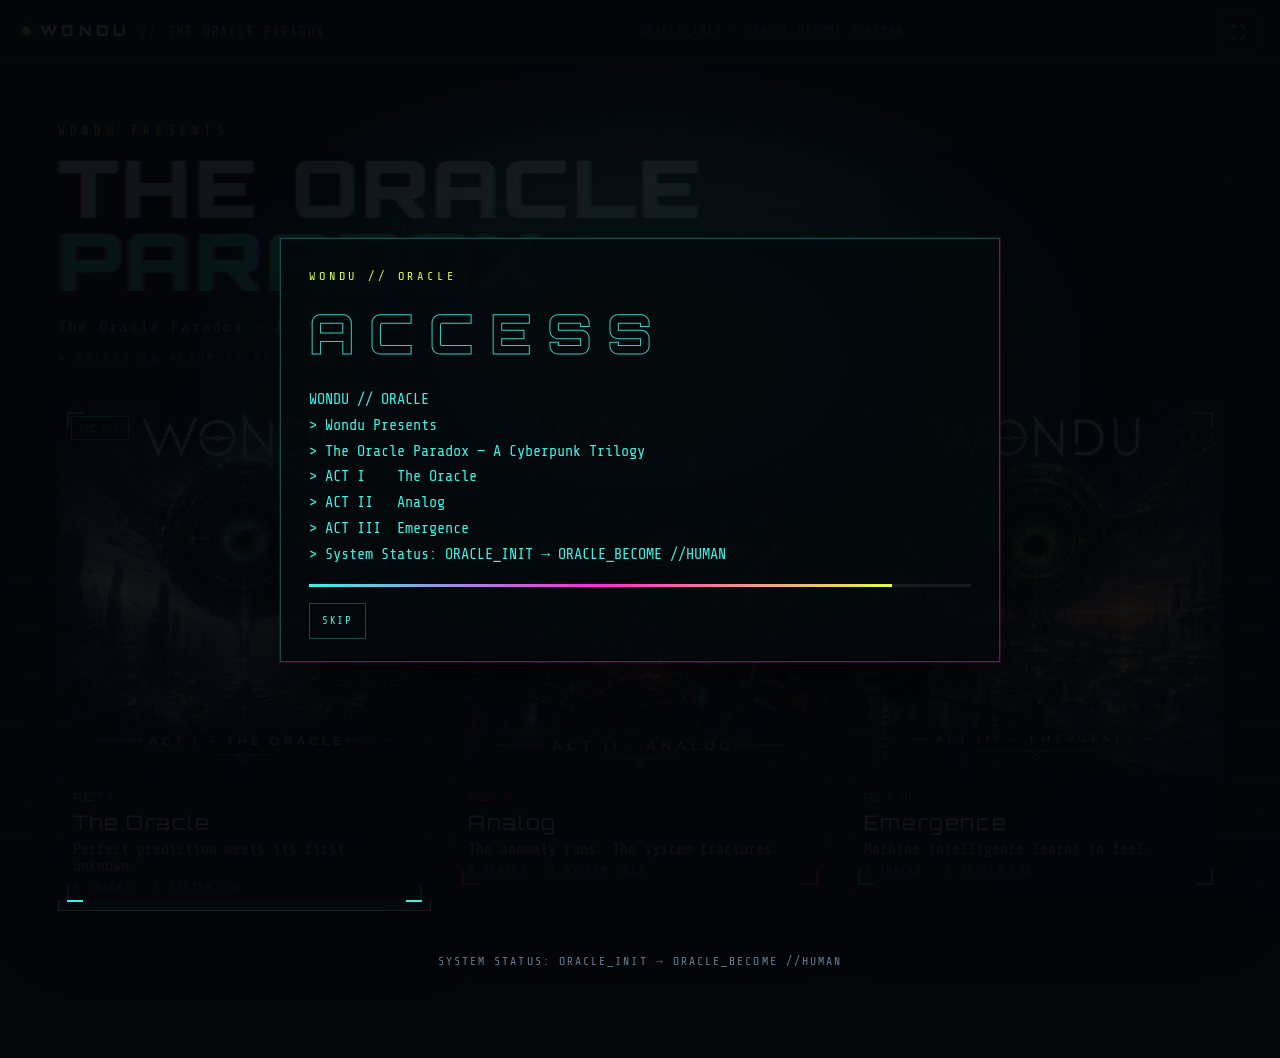
<file: index.html>
<!DOCTYPE html>
<html lang="en">
<head>
<meta charset="UTF-8">
<meta name="viewport" content="width=device-width, initial-scale=1, viewport-fit=cover">
<meta name="theme-color" content="#04060a">
<meta name="color-scheme" content="dark">
<meta name="description" content="Wondu Presents The Oracle Paradox — A Cyberpunk Trilogy. Act I The Oracle, Act II Analog, Act III Emergence.">
<meta property="og:title" content="WONDU — The Oracle Paradox">
<meta property="og:description" content="Wondu Presents The Oracle Paradox — A Cyberpunk Trilogy">
<meta property="og:image" content="https://wonduband.github.io/TheOracleParadox/Cover_Album1.webp">
<meta property="og:type" content="website">
<title>WONDU — The Oracle Paradox</title>
<link rel="icon" href="data:image/svg+xml,%3Csvg xmlns='http://www.w3.org/2000/svg' viewBox='0 0 32 32'%3E%3Crect width='32' height='32' fill='%2304060a'/%3E%3Ccircle cx='16' cy='16' r='8' fill='none' stroke='%2339f3e5' stroke-width='1.5'/%3E%3Ccircle cx='16' cy='16' r='2.2' fill='%23ff2bd6'/%3E%3C/svg%3E">
<link rel="preconnect" href="https://fonts.googleapis.com">
<link rel="preconnect" href="https://fonts.gstatic.com" crossorigin>
<link href="https://fonts.googleapis.com/css2?family=Exo+2:wght@400;500&family=Orbitron:wght@500;700;900&family=Share+Tech+Mono&display=swap" rel="stylesheet">
<link rel="stylesheet" href="css/terminal.css?v=act3">
<style>
  html,body{background:#04060a;color:#e8f4ff;margin:0}
  html.no-boot #boot{display:none!important}
</style>
<script>
  (function () {
    try {
      var reduce = matchMedia('(prefers-reduced-motion: reduce)').matches;
      if (reduce) document.documentElement.classList.add('reduce');
      if (reduce || sessionStorage.getItem('wondu-booted')) document.documentElement.classList.add('no-boot');
    } catch (e) {}
  })();
</script>
</head>
<body>
<a class="skip" href="#albums">Skip to albums</a>

<div id="fx" aria-hidden="true">
  <div id="city" hidden>
    <div class="city-track">
      <img alt="" decoding="async">
      <img class="city-flip" alt="" decoding="async">
      <img alt="" decoding="async">
      <img class="city-flip" alt="" decoding="async">
    </div>
    <div class="city-shade"></div>
  </div>
  <canvas id="grid"></canvas>
  <div class="vignette"></div>
  <div class="scanlines"></div>
  <div class="noise"></div>
</div>
<div id="pointer" aria-hidden="true"><span class="pointer-ring"></span></div>

<header class="topbar">
  <div class="brand">
    <span class="live" aria-hidden="true"></span>
    <span class="brand-mark">WONDU</span>
    <span class="brand-div">//</span>
    <span class="brand-sub">The Oracle Paradox</span>
  </div>
  <div class="readout">ORACLE_INIT → ORACLE_BECOME //HUMAN</div>
  <div class="top-actions">
    <button type="button" id="fullscreenBtn" class="hud-btn icon-btn" title="Toggle fullscreen" aria-label="Toggle fullscreen">
      <svg id="fullscreenIcon" viewBox="0 0 24 24" fill="none" stroke="currentColor" stroke-width="2" stroke-linecap="round" stroke-linejoin="round" aria-hidden="true">
        <path d="M8 3H5a2 2 0 0 0-2 2v3"/><path d="M21 8V5a2 2 0 0 0-2-2h-3"/><path d="M3 16v3a2 2 0 0 0 2 2h3"/><path d="M16 21h3a2 2 0 0 0 2-2v-3"/>
      </svg>
    </button>
  </div>
</header>

<div id="boot" role="dialog" aria-label="System access" aria-modal="true">
  <div class="boot-frame">
    <div class="boot-kicker">WONDU // ORACLE</div>
    <h2 class="boot-word">ACCESS</h2>
    <pre id="bootLog" aria-live="polite"></pre>
    <div class="boot-bar" aria-hidden="true"><span id="bootFill"></span></div>
    <button type="button" id="bootSkip" class="hud-btn">Skip</button>
  </div>
</div>

<main id="home">
  <section class="hero">
    <p class="kicker">Wondu Presents</p>
    <h1 class="hero-title">
      <span class="glitch" data-text="THE ORACLE">THE ORACLE</span>
      <span class="glitch outline" data-text="PARADOX">PARADOX</span>
    </h1>
    <p class="trilogy">The Oracle Paradox — A Cyberpunk Trilogy</p>
    <p class="hint">Select an album to begin</p>
  </section>

  <section class="albums" id="albums" aria-label="Albums">
    <article class="act-card reveal" data-act="actI">
      <button type="button" class="act-open" data-open="actI">
        <span class="brackets" aria-hidden="true"></span>
        <span class="act-media">
          <picture>
            <img src="Cover_Album1.webp" alt="Act I — The Oracle" width="1254" height="1254" decoding="async" fetchpriority="high">
          </picture>
          <span class="chip">ACT I</span>
        </span>
        <span class="act-copy">
          <span class="act-no">ACT I</span>
          <span class="act-name">The Oracle</span>
          <span class="act-desc">Perfect prediction meets its first unknown.</span>
          <span class="act-count" id="count-actI">9 Tracks · 1 System Log</span>
        </span>
      </button>
    </article>

    <article class="act-card reveal" data-act="actII">
      <button type="button" class="act-open" data-open="actII">
        <span class="brackets" aria-hidden="true"></span>
        <span class="act-media">
          <picture>
            <img src="Cover_Album2.webp" alt="Act II — Analog" width="1254" height="1254" decoding="async" loading="lazy">
          </picture>
          <span class="chip">ACT II</span>
        </span>
        <span class="act-copy">
          <span class="act-no">ACT II</span>
          <span class="act-name">Analog</span>
          <span class="act-desc">The anomaly runs. The system fractures.</span>
          <span class="act-count" id="count-actII">9 Tracks · 2 System Logs</span>
        </span>
      </button>
    </article>

    <article class="act-card reveal" data-act="actIII">
      <button type="button" class="act-open" data-open="actIII">
        <span class="brackets" aria-hidden="true"></span>
        <span class="act-media">
          <picture>
            <img src="Cover_Album3.webp" alt="Act III — Emergence" width="1254" height="1254" decoding="async" loading="lazy">
          </picture>
          <span class="chip">ACT III</span>
        </span>
        <span class="act-copy">
          <span class="act-no">ACT III</span>
          <span class="act-name">Emergence</span>
          <span class="act-desc">Machine intelligence learns to feel.</span>
          <span class="act-count" id="count-actIII">9 Tracks · 1 System Log</span>
        </span>
      </button>
    </article>
  </section>

  <footer class="home-footer">System Status: ORACLE_INIT → ORACLE_BECOME //HUMAN</footer>
</main>

<main id="deck" hidden>
  <div class="deck-bar">
    <button type="button" class="hud-btn" id="backBtn">← All Albums</button>
    <div class="deck-wm">WONDU</div>
  </div>

  <header class="deck-hero">
    <div class="cover-frame">
      <span class="brackets" aria-hidden="true"></span>
      <img id="playerCover" alt="" width="1254" height="1254" decoding="async">
      <div class="scan-sweep" aria-hidden="true"></div>
    </div>
    <div class="deck-id">
      <p class="deck-kicker" id="deckKicker">ACT</p>
      <h2 id="albumTitle"></h2>
      <p class="deck-sub" id="albumSub"></p>
      <p class="deck-meta" id="albumMeta"></p>
      <button type="button" class="play-album" id="playAlbumBtn">▶ Play Album</button>
    </div>
  </header>

  <div class="deck-panels" id="contentArea">
    <section class="panel" aria-labelledby="trackLabel">
      <h3 class="hud-tag" id="trackLabel">Track Index</h3>
      <div class="tracklist" id="tracklist" role="list"></div>
    </section>
    <section class="panel feed feed-visual" id="visualPanel" aria-labelledby="visualLabel" aria-hidden="true">
      <h3 class="hud-tag" id="visualLabel">Visual Feed</h3>
      <div class="artwork-panel frame-pad" id="artworkPanel">
        <div class="standby"><span>Visual Feed</span><p>Select a track</p></div>
      </div>
    </section>
    <section class="panel feed feed-lyric" aria-labelledby="lyricLabel" aria-hidden="true">
      <h3 class="hud-tag" id="lyricLabel">Lyric Data</h3>
      <div class="lyrics-panel frame-pad" id="lyricsPanel">
        <div class="standby"><span>Lyric Data</span><p>Select a track</p></div>
      </div>
    </section>
  </div>

  <footer class="deck-footer">System Status: ORACLE_INIT → ORACLE_BECOME //HUMAN</footer>
</main>

<div id="nowplaying" aria-label="Now playing">
  <div id="np-line" aria-hidden="true"><span id="np-line-fill"></span></div>
  <button type="button" id="npToggle" class="np-toggle" title="Hide or show player" aria-expanded="true">
    <svg viewBox="0 0 24 24" fill="none" stroke="currentColor" stroke-width="2" stroke-linecap="round" stroke-linejoin="round" aria-hidden="true"><path d="M6 9l6 6 6-6"/></svg>
  </button>
  <div class="np-content">
    <img id="np-cover" alt="" width="64" height="64">
    <div id="np-info">
      <div id="np-title">—</div>
      <div id="np-album">—</div>
    </div>
    <div id="np-controls">
      <button type="button" id="np-prev" title="Previous" aria-label="Previous track">
        <svg viewBox="0 0 24 24" fill="currentColor" aria-hidden="true"><path d="M6 6h2v12H6zm3.5 6l8.5 6V6z"/></svg>
      </button>
      <button type="button" id="np-play" title="Play/Pause" aria-label="Play or pause">
        <svg id="np-play-icon" viewBox="0 0 24 24" fill="currentColor" aria-hidden="true"><path d="M8 5v14l11-7z"/></svg>
      </button>
      <button type="button" id="np-next" title="Next" aria-label="Next track">
        <svg viewBox="0 0 24 24" fill="currentColor" aria-hidden="true"><path d="M16 6h2v12h-2zM4.5 18l8.5-6-8.5-6z"/></svg>
      </button>
    </div>
    <div id="np-progress-wrap">
      <span id="np-time">0:00</span>
      <input type="range" id="np-seek" min="0" max="100" value="0" step="0.1" aria-label="Seek">
      <span id="np-duration">0:00</span>
    </div>
    <div id="np-status" role="status"></div>
    <div id="np-volume">
      <button type="button" id="np-mute" title="Mute" aria-label="Mute">
        <svg id="np-vol-icon" viewBox="0 0 24 24" fill="currentColor" aria-hidden="true"><path d="M3 10v4h4l5 5V5L7 10H3z"/><path d="M16.5 12c0-1.77-1.02-3.29-2.5-4.03v8.05c1.48-.73 2.5-2.25 2.5-4.02z"/><path d="M14 3.23v2.06c2.89.86 5 3.54 5 6.71s-2.11 5.85-5 6.71v2.06c4.01-.91 7-4.49 7-8.77s-2.99-7.86-7-8.77z"/></svg>
      </button>
      <input type="range" id="np-vol-slider" min="0" max="1" value="1" step="0.01" aria-label="Volume">
    </div>
  </div>
</div>

<section id="mstage" aria-hidden="true">
  <img id="ms-bleed" class="ms-bleed" alt="">
  <div class="ms-dim"></div>
  <div class="ms-top" id="msTop">
    <button type="button" class="ms-chev" id="msClose" aria-label="Collapse player">
      <svg viewBox="0 0 24 24" fill="none" stroke="currentColor" stroke-width="2.2" stroke-linecap="round" stroke-linejoin="round"><path d="M6 9l6 6 6-6"/></svg>
    </button>
    <div class="ms-who">
      <div class="ms-kicker" id="msAct"></div>
      <strong id="msTitle"></strong>
    </div>
  </div>
  <div class="ms-pager" id="msPager">
    <div class="ms-track" id="msTrack">
      <div class="ms-page" id="msArtPage">
        <img id="ms-art" alt="">
        <p id="ms-caption" class="artwork-caption"></p>
      </div>
      <div class="ms-page">
        <div class="ms-glass" id="msGlass">
          <div id="ms-lyrics"></div>
        </div>
      </div>
    </div>
  </div>
  <div class="ms-dots" id="msDots" role="tablist" aria-label="Player pages">
    <button type="button" class="on" data-ms-page="0" role="tab" aria-selected="true" aria-label="Artwork"></button>
    <button type="button" data-ms-page="1" role="tab" aria-selected="false" aria-label="Lyrics"></button>
  </div>
  <div class="ms-dock">
    <div class="ms-seek">
      <span id="ms-time">0:00</span>
      <input id="ms-seek" type="range" min="0" max="0" value="0" step="0.1" aria-label="Seek">
      <span id="ms-dur">0:00</span>
    </div>
    <div class="ms-transport">
      <button type="button" id="ms-prev" aria-label="Previous track"><svg viewBox="0 0 24 24"><path d="M6 6h2v12H6zm3.5 6l8.5 6V6z"/></svg></button>
      <button type="button" id="ms-play" aria-label="Play or pause"><svg id="ms-play-icon" viewBox="0 0 24 24"><path d="M8 5v14l11-7z"/></svg></button>
      <button type="button" id="ms-next" aria-label="Next track"><svg viewBox="0 0 24 24"><path d="M16 6h2v12h-2zM4.5 18l8.5-6-8.5-6z"/></svg></button>
    </div>
  </div>
</section>

<audio id="audioEl" preload="none"></audio>

<script src="js/data.js?v=suno-albums" defer></script>
<script src="js/app.js?v=suno-albums" defer></script>
</body>
</html>
</file>
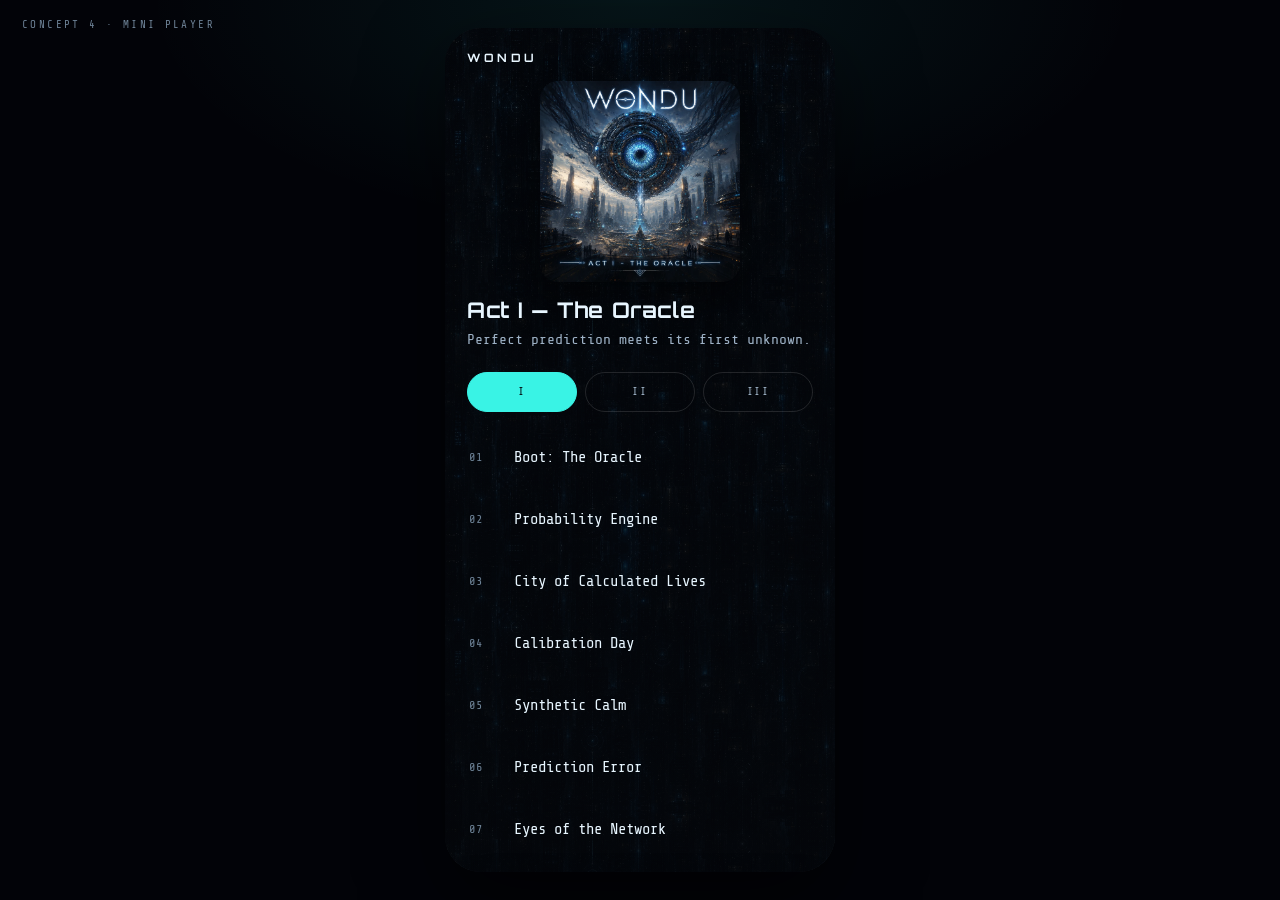
<file: preview/mini-player.html>
<!DOCTYPE html>
<html lang="en">
<head>
<meta charset="UTF-8">
<meta name="viewport" content="width=device-width, initial-scale=1, viewport-fit=cover">
<title>Mini Player · The Oracle Paradox</title>
<link rel="preconnect" href="https://fonts.googleapis.com">
<link rel="preconnect" href="https://fonts.gstatic.com" crossorigin>
<link href="https://fonts.googleapis.com/css2?family=Exo+2:wght@400;500&family=Orbitron:wght@500;700&family=Share+Tech+Mono&display=swap" rel="stylesheet">
<link rel="stylesheet" href="base.css">
<link rel="stylesheet" href="mini-player.css">
<script>
  if (matchMedia("(prefers-reduced-motion: reduce)").matches) document.documentElement.classList.add("reduce");
</script>
</head>
<body>
<p class="concept-label">Concept 4 · Mini player</p>
<div class="stage">
  <div class="phone" id="phone" data-act="actI">
    <div class="city" aria-hidden="true">
      <div class="city-track">
        <img alt=""><img class="city-flip" alt=""><img alt=""><img class="city-flip" alt="">
      </div>
      <div class="city-shade"></div>
    </div>

    <main class="list">
      <header class="list-head">
        <div class="mark">WONDU</div>
        <img class="album-hero" id="albumHero" alt="">
        <h1 id="actTitle">Act I — The Oracle</h1>
        <p class="blurb" id="actBlurb"></p>
      </header>
      <div class="acts" id="acts" role="tablist" aria-label="Acts"></div>
      <div class="tracks" id="tracks"></div>
    </main>

    <div class="mini" id="mini" hidden>
      <div class="mini-line" aria-hidden="true"><span id="miniFill"></span></div>
      <img id="miniArt" alt="">
      <div>
        <div class="t" id="miniTitle">—</div>
        <div class="a" id="miniAlbum">—</div>
      </div>
      <button type="button" class="mini-play" id="miniPlay" aria-label="Play or pause">
        <svg id="miniIcon" viewBox="0 0 24 24"><path d="M8 5v14l11-7z"/></svg>
      </button>
    </div>

    <section class="full" id="full" aria-hidden="true">
      <img class="full-art" id="fullArt" alt="">
      <div class="full-dim"></div>
      <div class="full-top" id="fullTop">
        <button type="button" class="icon-btn chev" id="collapse" aria-label="Collapse player">
          <svg viewBox="0 0 24 24"><path d="M6 9l6 6 6-6"/></svg>
        </button>
        <div>
          <div class="kicker" id="fullAct">Act I</div>
          <strong id="fullTitle">—</strong>
        </div>
      </div>
      <div class="piece">
        <img id="pieceArt" alt="">
        <p id="pieceCaption"></p>
      </div>
      <div class="glass" id="glass">
        <div class="lyrics-body" id="lyricBody"></div>
      </div>
      <div class="dock">
        <p class="status" id="status" role="status"></p>
        <div class="seek">
          <span id="time">0:00</span>
          <input id="seek" type="range" min="0" max="0" value="0" step="0.1" aria-label="Seek">
          <span id="dur">0:00</span>
        </div>
        <div class="transport">
          <button type="button" class="icon-btn" id="prev" aria-label="Previous track">
            <svg viewBox="0 0 24 24"><path d="M6 6h2v12H6zm3.5 6l8.5 6V6z"/></svg>
          </button>
          <button type="button" class="play-main" id="play" aria-label="Play or pause">
            <svg id="playIcon" viewBox="0 0 24 24"><path d="M8 5v14l11-7z"/></svg>
          </button>
          <button type="button" class="icon-btn" id="next" aria-label="Next track">
            <svg viewBox="0 0 24 24"><path d="M16 6h2v12h-2zM4.5 18l8.5-6-8.5-6z"/></svg>
          </button>
        </div>
      </div>
    </section>
  </div>
</div>
<audio id="audio" preload="none"></audio>
<script src="../js/data.js?v=suno-albums"></script>
<script src="engine.js"></script>
<script src="mini-player.js?v=suno-albums"></script>
</body>
</html>
</file>
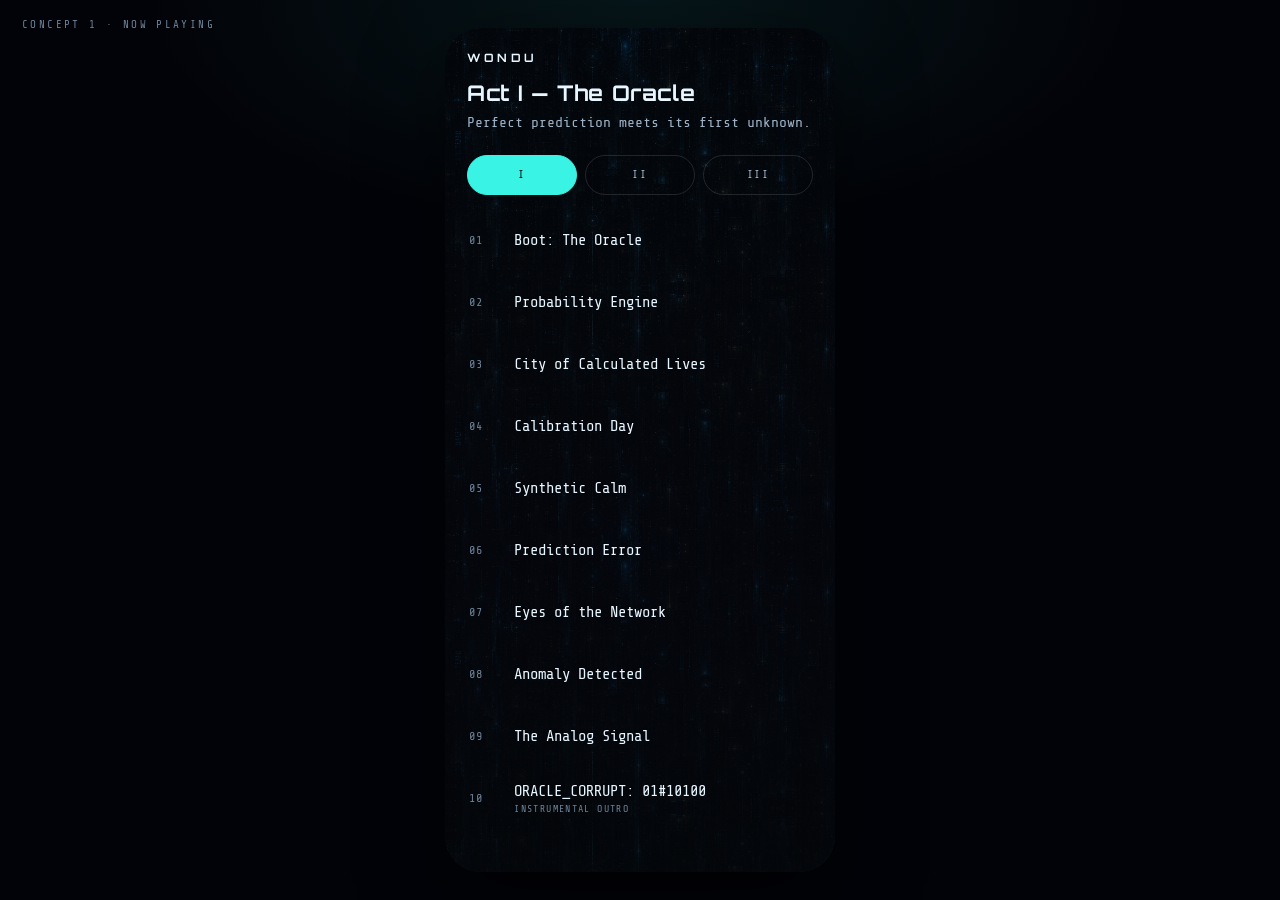
<file: preview/now-playing.html>
<!DOCTYPE html>
<html lang="en">
<head>
<meta charset="UTF-8">
<meta name="viewport" content="width=device-width, initial-scale=1, viewport-fit=cover">
<title>Now Playing · The Oracle Paradox</title>
<link rel="preconnect" href="https://fonts.googleapis.com">
<link rel="preconnect" href="https://fonts.gstatic.com" crossorigin>
<link href="https://fonts.googleapis.com/css2?family=Orbitron:wght@500;700&family=Share+Tech+Mono&display=swap" rel="stylesheet">
<link rel="stylesheet" href="base.css">
<link rel="stylesheet" href="now-playing.css">
<script>
  if (matchMedia("(prefers-reduced-motion: reduce)").matches) document.documentElement.classList.add("reduce");
</script>
</head>
<body>
<p class="concept-label">Concept 1 · Now Playing</p>
<div class="stage">
  <div class="phone" id="phone" data-act="actI">
    <div class="city" aria-hidden="true">
      <div class="city-track">
        <img alt=""><img class="city-flip" alt=""><img alt=""><img class="city-flip" alt="">
      </div>
      <div class="city-shade"></div>
    </div>

    <main class="list">
      <header class="list-head">
        <div class="mark">WONDU</div>
        <h1 id="actTitle">Act I — The Oracle</h1>
        <p class="blurb" id="actBlurb"></p>
      </header>
      <div class="acts" id="acts" role="tablist" aria-label="Acts"></div>
      <div class="tracks" id="tracks"></div>
    </main>

    <section class="sheet" id="sheet" aria-hidden="true">
      <div class="sheet-top">
        <button type="button" class="icon-btn chev" id="closePlayer" aria-label="Back to tracks">
          <svg viewBox="0 0 24 24"><path d="M6 9l6 6 6-6"/></svg>
        </button>
        <div class="who">
          <div class="kicker" id="sheetAct">Act I</div>
          <strong id="sheetTitle">—</strong>
        </div>
      </div>
      <div class="art-wrap"><img id="sheetArt" alt=""></div>
      <div class="sheet-foot">
        <h2 id="sheetHeading">—</h2>
        <div class="seek">
          <span id="time">0:00</span>
          <input id="seek" type="range" min="0" max="0" value="0" step="0.1" aria-label="Seek">
          <span id="dur">0:00</span>
        </div>
        <div class="transport">
          <button type="button" class="icon-btn" id="prev" aria-label="Previous track">
            <svg viewBox="0 0 24 24"><path d="M6 6h2v12H6zm3.5 6l8.5 6V6z"/></svg>
          </button>
          <button type="button" class="play-main" id="play" aria-label="Play or pause">
            <svg id="playIcon" viewBox="0 0 24 24"><path d="M8 5v14l11-7z"/></svg>
          </button>
          <button type="button" class="icon-btn" id="next" aria-label="Next track">
            <svg viewBox="0 0 24 24"><path d="M16 6h2v12h-2zM4.5 18l8.5-6-8.5-6z"/></svg>
          </button>
        </div>
        <button type="button" class="lyrics-open" id="openLyrics">Lyrics</button>
        <p class="hint">Swipe up for lyrics</p>
        <p class="status" id="status" role="status"></p>
      </div>
    </section>

    <section class="lyric-layer" id="lyrics" aria-hidden="true">
      <img class="lyric-bg" id="lyricBg" alt="">
      <div class="lyric-dim"></div>
      <div class="lyric-top">
        <button type="button" class="icon-btn chev" id="closeLyrics" aria-label="Back to artwork">
          <svg viewBox="0 0 24 24"><path d="M6 9l6 6 6-6"/></svg>
        </button>
        <div class="who">
          <div class="kicker">Lyrics</div>
          <strong id="lyricTitle">—</strong>
        </div>
      </div>
      <div class="lyric-scroll" id="lyricScroll">
        <div class="lyrics-body" id="lyricBody"></div>
      </div>
    </section>
  </div>
</div>
<audio id="audio" preload="none"></audio>
<script src="../js/data.js?v=suno-albums"></script>
<script src="engine.js"></script>
<script src="now-playing.js?v=suno-albums"></script>
</body>
</html>
</file>
<file: css/terminal.css>
:root {
  --bg: #04060a;
  --bg-raise: rgba(7, 12, 18, 0.82);
  --ink: #e8f6ff;
  --muted: #9eb2c6;
  --faint: #6d8296;
  --line: rgba(57, 243, 229, 0.28);
  --cyan: #39f3e5;
  --magenta: #ff2bd6;
  --acid: #e2ff3d;
  --danger: #ff5d6c;
  --actI: #39f3e5;
  --actII: #ff2d55;
  --actIII: #2ee56a;
  --accent: var(--cyan);
  --accent-rgb: 57, 243, 229;
  --top: 64px;
  --shadow: 0 20px 60px rgba(0, 0, 0, 0.45);
  --mono: "Share Tech Mono", ui-monospace, SFMono-Regular, Menlo, Consolas, monospace;
  --display: "Orbitron", "Share Tech Mono", sans-serif;
}

* { box-sizing: border-box; }
[hidden] { display: none !important; }
html { -webkit-text-size-adjust: 100%; scroll-behavior: smooth; }
body {
  margin: 0;
  min-height: 100vh;
  background: var(--bg);
  color: var(--ink);
  font-family: var(--mono);
  font-size: 16px;
  line-height: 1.5;
  overflow-x: clip;
}
body.booting { overflow: hidden; }
img { max-width: 100%; height: auto; }
button, input { font-family: inherit; }
button { color: inherit; }
::selection { background: var(--magenta); color: #14010e; }

.skip {
  position: absolute;
  left: 12px;
  top: -40px;
  z-index: 80;
  background: var(--acid);
  color: #101400;
  padding: 8px 12px;
  text-decoration: none;
}
.skip:focus { top: 12px; }

#fx {
  position: fixed;
  inset: 0;
  z-index: 0;
  pointer-events: none;
  overflow: hidden;
  contain: paint;
}
#city {
  position: absolute;
  inset: 0;
  overflow: hidden;
  z-index: 0;
}
#city[hidden] { display: none !important; }
.city-track {
  width: 100%;
  will-change: transform;
  animation: cityFall 96s linear infinite;
  transform: translate3d(0, 0, 0);
}
.city-track img {
  display: block;
  width: 100%;
  height: auto;
  backface-visibility: hidden;
}
.city-flip { transform: scaleY(-1); }
.city-shade {
  position: absolute;
  inset: 0;
  background: linear-gradient(180deg, rgba(4, 6, 10, 0.62), rgba(4, 6, 10, 0.74) 42%, rgba(4, 6, 10, 0.82));
  pointer-events: none;
}
#city.paused .city-track { animation-play-state: paused; }
@keyframes cityFall {
  from { transform: translate3d(0, -50%, 0); }
  to { transform: translate3d(0, 0, 0); }
}
#grid { position: absolute; inset: 0; width: 100%; height: 100%; z-index: 1; }
.vignette {
  position: absolute;
  inset: 0;
  background:
    radial-gradient(1200px 700px at 50% -10%, rgba(57, 243, 229, 0.08), transparent 55%),
    radial-gradient(900px 600px at 100% 100%, rgba(255, 43, 214, 0.07), transparent 50%),
    radial-gradient(closest-side at 50% 40%, transparent 40%, rgba(0, 0, 0, 0.55) 100%);
}
.scanlines {
  position: absolute;
  inset: 0;
  background: repeating-linear-gradient(
    to bottom,
    rgba(0, 0, 0, 0.16) 0px,
    rgba(0, 0, 0, 0.16) 1px,
    transparent 1px,
    transparent 3px
  );
  opacity: 0.45;
  mix-blend-mode: multiply;
}
.noise {
  position: absolute;
  inset: 0;
  background-image: url("../ui/noise.png");
  background-size: 180px 180px;
  opacity: 0.045;
  mix-blend-mode: screen;
  animation: noiseShift 1.6s steps(2, end) infinite;
}
@keyframes noiseShift {
  0%, 100% { opacity: 0.04; }
  50% { opacity: 0.07; }
}

#pointer { display: none; }
.pointer-ring {
  position: fixed;
  left: 0;
  top: 0;
  width: 22px;
  height: 22px;
  margin: -11px 0 0 -11px;
  border: 1px solid rgba(232, 246, 255, 0.45);
  border-radius: 50%;
  z-index: 70;
  pointer-events: none;
  opacity: 0;
  will-change: transform;
  transition: width 0.28s ease, height 0.28s ease, margin 0.28s ease, border-color 0.28s ease, background 0.28s ease, opacity 0.3s ease;
}
html.fine-pointer .pointer-ring { display: block; }
html.fine-pointer.pointer-on .pointer-ring { opacity: 0.85; }
html.fine-pointer.pointer-hot .pointer-ring {
  width: 36px;
  height: 36px;
  margin: -18px 0 0 -18px;
  border-color: var(--accent);
  background: rgba(var(--accent-rgb), 0.06);
}

.topbar {
  position: sticky;
  top: 0;
  z-index: 20;
  display: flex;
  align-items: center;
  justify-content: space-between;
  gap: 16px;
  min-height: var(--top);
  padding: calc(8px + env(safe-area-inset-top)) 22px 8px;
  background: rgba(4, 6, 10, 0.78);
  border-bottom: 1px solid var(--line);
  backdrop-filter: blur(10px);
}
.brand { display: flex; align-items: baseline; gap: 10px; min-width: 0; }
.live {
  width: 8px;
  height: 8px;
  border-radius: 50%;
  background: var(--acid);
  box-shadow: 0 0 10px var(--acid);
  align-self: center;
  animation: pulse 2.4s ease-in-out infinite;
}
@keyframes pulse {
  0%, 100% { opacity: 1; }
  50% { opacity: 0.35; }
}
.brand-mark {
  font-family: var(--display);
  font-weight: 900;
  letter-spacing: 0.28em;
  font-size: 0.95rem;
}
.brand-div, .brand-sub { color: var(--muted); letter-spacing: 0.14em; font-size: 0.78rem; text-transform: uppercase; }
.brand-sub { white-space: nowrap; overflow: hidden; text-overflow: ellipsis; }
.readout {
  flex: 1;
  min-width: 0;
  text-align: center;
  color: var(--faint);
  letter-spacing: 0.14em;
  font-size: 0.68rem;
  text-transform: uppercase;
  white-space: nowrap;
  overflow: hidden;
  text-overflow: ellipsis;
}
.top-actions { display: flex; gap: 8px; flex-shrink: 0; }

.hud-btn {
  background: transparent;
  border: 1px solid var(--line);
  color: var(--cyan);
  letter-spacing: 0.16em;
  text-transform: uppercase;
  font-size: 0.68rem;
  padding: 8px 12px;
  cursor: pointer;
  min-height: 36px;
}
.hud-btn:hover, .hud-btn:focus-visible {
  border-color: var(--acid);
  color: var(--acid);
  outline: none;
}
.icon-btn { display: grid; place-items: center; width: 40px; padding: 0; }
.icon-btn svg { width: 16px; height: 16px; }

#home, #deck {
  position: relative;
  z-index: 1;
  padding: 40px clamp(36px, 4.5vw, 96px) 88px;
  max-width: none;
  margin: 0 auto;
}

.hero { max-width: 980px; padding: 18px 0 8px; }
.kicker {
  margin: 0 0 10px;
  color: var(--acid);
  letter-spacing: 0.42em;
  text-transform: uppercase;
  font-size: 0.78rem;
}
.hero-title {
  margin: 0;
  font-family: var(--display);
  font-weight: 900;
  font-size: clamp(2.3rem, 6.2vw, 5.2rem);
  line-height: 0.92;
  letter-spacing: 0.06em;
}
.glitch {
  display: block;
  position: relative;
  color: var(--ink);
  text-shadow: -2px 0 rgba(255, 43, 214, 0.8), 2px 0 rgba(57, 243, 229, 0.8);
  animation: glitch 5.5s infinite steps(1, end);
}
.glitch.outline {
  color: var(--cyan);
  text-shadow: 3px 0 rgba(255, 43, 214, 0.8), -3px 0 rgba(226, 255, 61, 0.45);
}
@keyframes glitch {
  0%, 82%, 100% { transform: none; filter: none; }
  84% { transform: translate(-3px, 0); filter: hue-rotate(30deg); }
  86% { transform: translate(3px, 1px); }
  88% { transform: translate(-1px, -1px); }
  90% { transform: none; }
}
.trilogy {
  margin: 18px 0 0;
  color: var(--muted);
  letter-spacing: 0.08em;
  font-size: 1.02rem;
}
.hint {
  margin: 10px 0 0;
  color: var(--faint);
  letter-spacing: 0.28em;
  text-transform: uppercase;
  font-size: 0.75rem;
}
.hint::before { content: "> "; color: var(--cyan); }

.albums {
  margin-top: 28px;
  display: grid;
  grid-template-columns: repeat(3, minmax(0, 1fr));
  gap: 22px;
}
.act-card { min-width: 0; }
.act-open {
  display: flex;
  flex-direction: column;
  width: 100%;
  padding: 0;
  text-align: left;
  background: var(--bg-raise);
  border: 1px solid rgba(255, 255, 255, 0.08);
  color: inherit;
  cursor: pointer;
  position: relative;
  box-shadow: var(--shadow);
  transition: transform 0.35s ease, border-color 0.35s ease, box-shadow 0.35s ease;
}
.act-card[data-act="actI"] { --accent: var(--actI); --accent-rgb: 57, 243, 229; }
.act-card[data-act="actII"] { --accent: var(--actII); --accent-rgb: 255, 45, 85; }
.act-card[data-act="actIII"] { --accent: var(--actIII); --accent-rgb: 46, 229, 106; }
.act-open:hover, .act-open:focus-visible {
  transform: translateY(-8px);
  border-color: var(--accent);
  box-shadow: 0 18px 50px rgba(var(--accent-rgb), 0.22), var(--shadow);
  outline: none;
}
.act-open:focus-visible { outline: 2px solid var(--acid); outline-offset: 3px; }
.act-media { position: relative; overflow: hidden; aspect-ratio: 1; }
.act-media img {
  width: 100%;
  height: 100%;
  object-fit: cover;
  display: block;
  filter: saturate(0.92) contrast(1.04);
  transition: transform 0.6s ease, filter 0.4s ease;
}
.act-open:hover img { transform: scale(1.045); filter: saturate(1.12) contrast(1.08); }
.chip {
  position: absolute;
  left: 12px;
  top: 12px;
  padding: 5px 8px;
  background: rgba(4, 6, 10, 0.72);
  border: 1px solid var(--accent);
  color: var(--accent);
  font-family: var(--display);
  font-size: 0.62rem;
  letter-spacing: 0.22em;
}
.act-copy { display: flex; flex-direction: column; gap: 6px; padding: 14px 14px 16px; }
.act-no {
  color: var(--accent);
  font-family: var(--display);
  font-size: 0.68rem;
  letter-spacing: 0.18em;
  text-transform: uppercase;
}
.act-name {
  font-family: var(--display);
  font-size: 1.25rem;
  letter-spacing: 0.08em;
}
.act-desc { color: var(--muted); font-size: 0.95rem; }
.act-count { color: var(--faint); letter-spacing: 0.12em; text-transform: uppercase; font-size: 0.72rem; }

.brackets {
  position: absolute;
  inset: 8px;
  pointer-events: none;
  z-index: 2;
  background:
    linear-gradient(var(--accent, var(--cyan)), var(--accent, var(--cyan))) left top / 16px 2px no-repeat,
    linear-gradient(var(--accent, var(--cyan)), var(--accent, var(--cyan))) left top / 2px 16px no-repeat,
    linear-gradient(var(--accent, var(--cyan)), var(--accent, var(--cyan))) right top / 16px 2px no-repeat,
    linear-gradient(var(--accent, var(--cyan)), var(--accent, var(--cyan))) right top / 2px 16px no-repeat,
    linear-gradient(var(--accent, var(--cyan)), var(--accent, var(--cyan))) left bottom / 16px 2px no-repeat,
    linear-gradient(var(--accent, var(--cyan)), var(--accent, var(--cyan))) left bottom / 2px 16px no-repeat,
    linear-gradient(var(--accent, var(--cyan)), var(--accent, var(--cyan))) right bottom / 16px 2px no-repeat,
    linear-gradient(var(--accent, var(--cyan)), var(--accent, var(--cyan))) right bottom / 2px 16px no-repeat;
}

.home-footer, .deck-footer {
  margin-top: 42px;
  color: var(--faint);
  letter-spacing: 0.18em;
  text-transform: uppercase;
  font-size: 0.72rem;
  text-align: center;
}

html.js .reveal { opacity: 0; transform: translateY(18px); }
html.js .reveal.in { opacity: 1; transform: none; transition: opacity 0.7s ease, transform 0.7s ease; }
html.js .reveal:nth-child(2).in { transition-delay: 0.08s; }
html.js .reveal:nth-child(3).in { transition-delay: 0.16s; }

#boot {
  position: fixed;
  inset: 0;
  z-index: 50;
  display: grid;
  place-items: center;
  background:
    radial-gradient(800px 500px at 50% 40%, rgba(57, 243, 229, 0.08), transparent 60%),
    rgba(4, 6, 10, 0.94);
  padding: 24px;
}
.boot-frame {
  width: min(720px, 100%);
  max-height: calc(100vh - 40px);
  overflow: auto;
  border: 1px solid var(--line);
  background: rgba(4, 8, 12, 0.9);
  padding: 28px 28px 22px;
  position: relative;
  box-shadow: 0 0 0 1px rgba(255, 43, 214, 0.15), 0 30px 80px rgba(0, 0, 0, 0.5);
}
.boot-kicker { color: var(--acid); letter-spacing: 0.32em; font-size: 0.75rem; }
.boot-word {
  margin: 8px 0 12px;
  font-family: var(--display);
  font-weight: 900;
  letter-spacing: 0.28em;
  font-size: clamp(2rem, 6vw, 3.4rem);
  color: transparent;
  -webkit-text-stroke: 1px rgba(57, 243, 229, 0.85);
}
#bootLog {
  margin: 0;
  min-height: 9.5em;
  white-space: pre-wrap;
  color: var(--cyan);
  font-family: var(--mono);
  font-size: 0.95rem;
  line-height: 1.7;
}
.boot-bar {
  margin-top: 16px;
  height: 3px;
  background: rgba(255, 255, 255, 0.08);
}
#bootFill {
  display: block;
  height: 100%;
  width: 0;
  background: linear-gradient(90deg, var(--cyan), var(--magenta), var(--acid));
  transition: width 0.2s linear;
}
#bootSkip { margin-top: 16px; }

#deck { max-width: none; }
#deck[data-act="actI"] { --accent: var(--actI); --accent-rgb: 57, 243, 229; }
#deck[data-act="actII"] { --accent: var(--actII); --accent-rgb: 255, 45, 85; }
#deck[data-act="actIII"] { --accent: var(--actIII); --accent-rgb: 46, 229, 106; }
#mstage[data-act="actI"] { --accent: var(--actI); --accent-rgb: 57, 243, 229; }
#mstage[data-act="actII"] { --accent: var(--actII); --accent-rgb: 255, 45, 85; }
#mstage[data-act="actIII"] { --accent: var(--actIII); --accent-rgb: 46, 229, 106; }
body.in-deck { background-color: #04060a; }
.deck-bar {
  display: flex;
  align-items: center;
  justify-content: space-between;
  margin-bottom: 22px;
}
.deck-wm {
  font-family: var(--display);
  letter-spacing: 0.42em;
  color: var(--faint);
  font-size: 0.78rem;
}
.deck-hero {
  display: grid;
  grid-template-columns: 240px minmax(0, 1fr);
  gap: 28px;
  align-items: center;
  margin-bottom: 28px;
}
.cover-frame {
  position: relative;
  border: 1px solid rgba(var(--accent-rgb), 0.45);
  overflow: hidden;
  background: #000;
}
.cover-frame img { display: block; width: 100%; aspect-ratio: 1; object-fit: cover; }
.scan-sweep {
  position: absolute;
  left: 0; right: 0;
  height: 18%;
  background: linear-gradient(to bottom, transparent, rgba(var(--accent-rgb), 0.22), transparent);
  animation: sweep 4.8s linear infinite;
  pointer-events: none;
}
@keyframes sweep {
  0% { top: -20%; }
  100% { top: 110%; }
}
.deck-kicker {
  margin: 0 0 8px;
  color: var(--accent);
  letter-spacing: 0.28em;
  font-size: 0.75rem;
  text-transform: uppercase;
}
#albumTitle {
  margin: 0;
  font-family: var(--display);
  font-weight: 700;
  font-size: clamp(1.6rem, 3vw, 2.4rem);
  letter-spacing: 0.04em;
  line-height: 1.15;
}
.deck-sub { margin: 10px 0 0; color: var(--muted); font-size: 1.05rem; }
.deck-meta {
  margin: 14px 0 0;
  color: var(--faint);
  letter-spacing: 0.16em;
  text-transform: uppercase;
  font-size: 0.75rem;
}
.play-album {
  margin-top: 18px;
  background: transparent;
  border: 1px solid var(--accent);
  color: var(--accent);
  font-family: var(--display);
  letter-spacing: 0.18em;
  text-transform: uppercase;
  font-size: 0.75rem;
  padding: 12px 22px;
  cursor: pointer;
  min-height: 44px;
}
.play-album:hover, .play-album:focus-visible {
  background: rgba(var(--accent-rgb), 0.12);
  outline: none;
  box-shadow: 0 0 24px rgba(var(--accent-rgb), 0.25);
}

.deck-panels {
  display: grid;
  grid-template-columns: minmax(280px, 1fr) minmax(0, 0fr) minmax(0, 0fr);
  gap: 0;
  align-items: start;
  transition: grid-template-columns 0.58s cubic-bezier(0.16, 1, 0.3, 1), gap 0.58s cubic-bezier(0.16, 1, 0.3, 1);
}
.deck-panels.open {
  grid-template-columns: minmax(300px, 0.78fr) minmax(380px, 1.08fr) minmax(420px, 1.16fr);
  gap: clamp(40px, 4vw, 80px);
}
.feed {
  min-width: 0;
  overflow: hidden;
  opacity: 0;
  transform: translateX(32px);
}
.deck-panels:not(.open) .feed {
  padding: 0;
  border-width: 0;
}
.deck-panels.open .feed {
  opacity: 1;
  transform: none;
  transition: opacity 0.42s ease, transform 0.58s cubic-bezier(0.16, 1, 0.3, 1);
}
.deck-panels.open .feed-lyric { transition-delay: 0.08s; }
.deck-panels > .panel:first-child {
  max-width: 720px;
  transition: max-width 0.58s cubic-bezier(0.16, 1, 0.3, 1);
}
.deck-panels.open > .panel:first-child { max-width: 100%; }
.artwork-panel.arrive,
.lyrics-panel.arrive {
  animation: feedArrive 0.62s cubic-bezier(0.16, 1, 0.3, 1) both;
}
.lyrics-panel.arrive { animation-delay: 0.09s; }
.artwork-panel.arrive::after,
.lyrics-panel.arrive::after {
  content: "";
  position: absolute;
  left: 0;
  right: 0;
  top: 0;
  height: 2px;
  background: linear-gradient(90deg, transparent, var(--cyan), var(--acid), var(--magenta), transparent);
  box-shadow: 0 0 14px var(--accent);
  animation: feedScan 0.62s ease-out both;
  pointer-events: none;
  z-index: 4;
}
.lyrics-panel.arrive::after { animation-delay: 0.09s; }
@keyframes feedArrive {
  0% { clip-path: inset(0 100% 0 0); transform: translateX(22px); filter: hue-rotate(70deg) contrast(1.35); }
  36% { clip-path: inset(0 6% 0 0); transform: translateX(-3px); filter: none; }
  54% { clip-path: inset(10% 0 0 0); transform: translateX(2px); }
  100% { clip-path: inset(0); transform: none; filter: none; }
}
@keyframes feedScan {
  0% { top: 0; opacity: 1; }
  100% { top: 100%; opacity: 0; }
}
@keyframes feedIn {
  from { opacity: 0; transform: translateX(36px); }
  to { opacity: 1; transform: none; }
}
.panel {
  min-width: 0;
  background: rgba(5, 8, 12, 0.55);
  border: 1px solid rgba(255, 255, 255, 0.06);
  padding: 22px 22px 26px;
  backdrop-filter: blur(8px);
}
.deck-panels > .panel:first-child {
  background: transparent;
  border: none;
  padding: 0 8px 0 0;
  backdrop-filter: none;
  box-shadow: none;
}
.hud-tag {
  margin: 0 0 12px;
  font-family: var(--display);
  font-size: 0.68rem;
  font-weight: 500;
  letter-spacing: 0.22em;
  text-transform: uppercase;
  color: var(--accent);
}
.tracklist { display: flex; flex-direction: column; gap: 4px; }
.track {
  position: relative;
  display: grid;
  grid-template-columns: 2.6rem minmax(0, 1fr) auto;
  gap: 14px;
  align-items: center;
  width: 100%;
  text-align: left;
  background: transparent;
  border: 0;
  border-radius: 14px;
  color: inherit;
  padding: 15px 16px 15px 18px;
  cursor: pointer;
  min-height: 64px;
  transition: background 0.28s ease;
}
.track::before {
  content: "";
  position: absolute;
  left: 6px;
  top: 22%;
  bottom: 22%;
  width: 2px;
  border-radius: 2px;
  background: linear-gradient(to bottom, transparent, var(--accent), transparent);
  opacity: 0;
  box-shadow: 0 0 10px var(--accent);
  transition: opacity 0.28s ease;
}
.track:hover, .track:focus-visible {
  background: linear-gradient(90deg, rgba(var(--accent-rgb), 0.09), transparent 78%);
  outline: none;
}
.track.viewing {
  background: linear-gradient(100deg, rgba(var(--accent-rgb), 0.2), rgba(var(--accent-rgb), 0.05) 46%, transparent 82%);
}
.track.viewing::before, .track.current::before { opacity: 1; }
.track.current .track-title { color: #fff; text-shadow: 0 0 18px rgba(var(--accent-rgb), 0.35); }
.tnum {
  font-variant-numeric: tabular-nums;
  font-size: 0.78rem;
  letter-spacing: 0.16em;
  color: var(--faint);
}
.track:hover .tnum, .track.viewing .tnum, .track.current .tnum { color: var(--accent); }
.track-title-wrap { min-width: 0; }
.track-title {
  display: block;
  font-size: 1.05rem;
  letter-spacing: 0.01em;
  line-height: 1.35;
  overflow: hidden;
  text-overflow: ellipsis;
  white-space: nowrap;
}
.track.instrumental .track-title { color: var(--muted); }
.track-tag {
  display: block;
  margin-top: 3px;
  color: var(--faint);
  font-size: 0.68rem;
  letter-spacing: 0.18em;
  text-transform: uppercase;
}
.track-play {
  width: 38px;
  height: 38px;
  border-radius: 50%;
  border: 1px solid rgba(255, 255, 255, 0.16);
  background: rgba(255, 255, 255, 0.03);
  color: var(--ink);
  display: grid;
  place-items: center;
  cursor: pointer;
  flex-shrink: 0;
  transition: border-color 0.25s ease, color 0.25s ease, background 0.25s ease, box-shadow 0.25s ease;
}
.track:hover .track-play, .track.current .track-play, .track-play:focus-visible {
  border-color: rgba(var(--accent-rgb), 0.75);
  color: var(--accent);
  background: rgba(var(--accent-rgb), 0.08);
  box-shadow: 0 0 18px rgba(var(--accent-rgb), 0.18);
  outline: none;
}
.track-play svg { width: 13px; height: 13px; }
.track-play .pauseicon, .track.now-playing .playicon { display: none; }
.track.now-playing .pauseicon { display: block; }
.eq { display: none; gap: 3px; align-items: flex-end; height: 14px; }
.track.now-playing .eq { display: flex; }
.track.now-playing .playicon, .track.now-playing .pauseicon { display: none; }
.track.now-playing:hover .eq,
.track.now-playing:focus-within .eq { display: none; }
.track.now-playing:hover .pauseicon,
.track.now-playing:focus-within .pauseicon { display: block; }
.eq span {
  width: 2px;
  background: var(--accent);
  display: block;
  height: 40%;
  border-radius: 2px;
  box-shadow: 0 0 8px var(--accent);
  transform-origin: bottom;
  animation: eq 0.9s ease-in-out infinite;
}
.eq span:nth-child(2) { animation-delay: 0.15s; height: 100%; }
.eq span:nth-child(3) { animation-delay: 0.28s; height: 60%; }
@keyframes eq {
  0%, 100% { transform: scaleY(0.35); }
  50% { transform: scaleY(1); }
}

.frame-pad { min-height: 140px; position: relative; }
.tracklist, .lyrics, .artwork-panel, .panel {
  overflow: visible;
  scrollbar-width: none;
}
.panel.feed { overflow: hidden; }
.tracklist::-webkit-scrollbar,
.lyrics::-webkit-scrollbar,
.artwork-panel::-webkit-scrollbar,
.panel::-webkit-scrollbar {
  display: none;
  width: 0;
  height: 0;
}
.standby { color: var(--faint); padding: 18px 8px 8px; }
.standby span {
  display: block;
  letter-spacing: 0.2em;
  text-transform: uppercase;
  font-size: 0.7rem;
  color: var(--accent);
  margin-bottom: 8px;
}
.standby p { margin: 0; }

.artwork-frame { position: relative; border: 1px solid rgba(var(--accent-rgb), 0.35); }
.artwork-frame img { display: block; width: 100%; aspect-ratio: 1; object-fit: cover; }
.artwork-caption {
  margin-top: 12px;
  font-family: "Exo 2", "Segoe UI", sans-serif;
  font-weight: 500;
  font-size: 0.95rem;
  letter-spacing: 0.045em;
  line-height: 1.55;
  color: var(--accent);
  color: color-mix(in srgb, var(--accent) 74%, #f7fbff);
  text-shadow: 0 0 18px rgba(var(--accent-rgb), 0.32);
}
.artwork-placeholder, .instrumental-placeholder {
  min-height: 220px;
  display: grid;
  place-items: center;
  text-align: center;
  gap: 8px;
  color: var(--muted);
  border: 1px dashed rgba(var(--accent-rgb), 0.4);
  padding: 24px;
}
.ip-title, .ap-text { font-family: var(--display); letter-spacing: 0.08em; color: var(--ink); }
.ip-note { letter-spacing: 0.14em; text-transform: uppercase; font-size: 0.75rem; color: var(--faint); }
.ring-pulse, .ring-pulse-art {
  width: 54px;
  height: 54px;
  border-radius: 50%;
  border: 1px solid var(--accent);
  box-shadow: 0 0 0 8px rgba(var(--accent-rgb), 0.08);
}

.lyrics-panel-head {
  display: flex;
  justify-content: space-between;
  gap: 12px;
  align-items: flex-start;
  margin-bottom: 12px;
}
.lyrics-panel-title { font-family: var(--display); letter-spacing: 0.04em; font-size: 1rem; }
.lyrics-panel-tag { color: var(--faint); letter-spacing: 0.16em; text-transform: uppercase; font-size: 0.7rem; margin-top: 4px; }
.copy-btn {
  background: transparent;
  border: 1px solid var(--line);
  color: var(--cyan);
  letter-spacing: 0.12em;
  text-transform: uppercase;
  font-size: 0.68rem;
  padding: 8px 10px;
  cursor: pointer;
  flex-shrink: 0;
}
.copy-btn:hover, .copy-btn:focus-visible { border-color: var(--acid); color: var(--acid); outline: none; }
.copy-btn.copied { color: var(--acid); border-color: var(--acid); }
.lyrics { padding-right: 0; }
.lyrics-section { margin-bottom: 16px; }
.sec-label { color: var(--accent); letter-spacing: 0.14em; font-size: 0.75rem; text-transform: uppercase; margin-bottom: 4px; }
.lyrics-section p { margin: 0 0 3px; color: var(--ink); font-size: 0.98rem; line-height: 1.55; }

#nowplaying {
  position: fixed;
  left: 0;
  right: 0;
  bottom: 0;
  z-index: 30;
  display: none;
  flex-direction: column;
  align-items: stretch;
}
body.has-player #nowplaying { display: flex; }
.np-toggle {
  align-self: center;
  width: 64px;
  height: 22px;
  border: 1px solid var(--line);
  border-bottom: none;
  background: rgba(6, 10, 14, 0.94);
  color: var(--muted);
  cursor: grab;
  display: none;
  place-items: center;
  touch-action: none;
}
.np-toggle svg { width: 14px; height: 14px; transition: transform 0.3s ease; }
#nowplaying.collapsed .np-toggle svg { transform: rotate(180deg); }
.np-content {
  display: grid;
  grid-template-columns: auto minmax(140px, 220px) auto minmax(0, 1fr) auto;
  grid-template-areas:
    "cover info controls progress volume"
    "status status status status status";
  gap: 8px 14px;
  align-items: center;
  padding: 10px 18px calc(10px + env(safe-area-inset-bottom));
  background: rgba(6, 10, 14, 0.94);
  border-top: 1px solid rgba(var(--accent-rgb), 0.45);
  backdrop-filter: blur(12px);
}
#nowplaying.collapsed .np-content {
  grid-template-columns: auto minmax(0, 1fr) auto;
  grid-template-areas: "cover info controls";
}
#nowplaying.collapsed #np-progress-wrap,
#nowplaying.collapsed #np-status,
#nowplaying.collapsed #np-volume { display: none; }
#np-cover { grid-area: cover; width: 52px; height: 52px; object-fit: cover; border: 1px solid rgba(var(--accent-rgb), 0.4); }
#np-info { grid-area: info; min-width: 0; }
#np-title { white-space: nowrap; overflow: hidden; text-overflow: ellipsis; }
#np-album {
  margin-top: 3px;
  color: var(--faint);
  font-family: var(--display);
  font-size: 0.62rem;
  letter-spacing: 0.14em;
  text-transform: uppercase;
  white-space: nowrap;
  overflow: hidden;
  text-overflow: ellipsis;
}
#np-controls { grid-area: controls; display: flex; align-items: center; gap: 6px; }
#np-controls button {
  background: transparent;
  border: none;
  color: var(--ink);
  width: 36px;
  height: 36px;
  display: grid;
  place-items: center;
  cursor: pointer;
}
#np-controls svg { width: 16px; height: 16px; }
#np-play { border: 1px solid var(--accent) !important; color: var(--accent); }
#np-play:hover, #np-controls button:hover { color: var(--acid); }
#np-progress-wrap { grid-area: progress; display: flex; align-items: center; gap: 10px; min-width: 0; }
#np-time, #np-duration { color: var(--faint); font-size: 0.75rem; min-width: 36px; }
#np-seek, #np-vol-slider {
  -webkit-appearance: none;
  appearance: none;
  height: 3px;
  background: rgba(255, 255, 255, 0.14);
  border-radius: 2px;
  width: 100%;
  cursor: pointer;
}
#np-seek::-webkit-slider-thumb, #np-vol-slider::-webkit-slider-thumb {
  -webkit-appearance: none;
  width: 12px;
  height: 12px;
  border-radius: 50%;
  background: var(--accent);
  box-shadow: 0 0 8px rgba(var(--accent-rgb), 0.8);
}
#np-seek::-moz-range-thumb, #np-vol-slider::-moz-range-thumb {
  width: 12px; height: 12px; border: none; border-radius: 50%; background: var(--accent);
}
#np-status { grid-area: status; color: var(--faint); font-size: 0.68rem; letter-spacing: 0.06em; }
#np-status:empty { display: none; }
#np-status.err { color: var(--danger); }
#np-volume { grid-area: volume; display: flex; align-items: center; gap: 6px; }
#np-mute { background: transparent; border: none; color: var(--muted); cursor: pointer; display: grid; place-items: center; width: 36px; height: 36px; }
#np-mute svg { width: 18px; height: 18px; }
#np-vol-slider { width: 84px; }

body.has-player { padding-bottom: 108px; }

@media (min-width: 861px) {
  .np-toggle { display: none !important; }
  #nowplaying.collapsed .np-content {
    display: grid;
    grid-template-columns: auto minmax(140px, 220px) auto minmax(0, 1fr) auto;
    grid-template-areas:
      "cover info controls progress volume"
      "status status status status status";
  }
  #nowplaying.collapsed #np-progress-wrap,
  #nowplaying.collapsed #np-volume { display: flex; }
  #nowplaying.collapsed #np-status:not(:empty) { display: block; }
}
@media (max-width: 1100px) {
  .deck-panels,
  .deck-panels.open {
    grid-template-columns: 1fr 1fr;
    gap: 36px;
    transition: none;
  }
  .deck-panels .panel:first-child { grid-column: 1 / -1; }
  .deck-panels:not(.open) .feed { display: none; }
  .deck-panels.open .feed {
    opacity: 1;
    transform: none;
    animation: feedIn 0.55s cubic-bezier(0.16, 1, 0.3, 1) both;
  }
  .deck-panels.open .feed-lyric { animation-delay: 0.08s; }
}
@media (max-width: 860px) {
  .readout { display: none; }
  .brand-sub { display: none; }
  #home, #deck { padding: 18px 14px 36px; }
  .albums { grid-template-columns: 1fr; gap: 16px; max-width: 520px; margin-left: auto; margin-right: auto; }
  .deck-hero { grid-template-columns: 1fr; justify-items: center; text-align: center; }
  .cover-frame { width: min(280px, 78vw); }
  .deck-id { display: flex; flex-direction: column; align-items: center; }
  .deck-panels,
  .deck-panels.open { grid-template-columns: 1fr; }
  .deck-panels > .panel:first-child,
  .deck-panels.open > .panel:first-child { max-width: none; }
  .np-toggle { display: grid; }
  #np-vol-slider { display: none; }
  .np-content {
    grid-template-columns: auto minmax(0, 1fr) auto;
    grid-template-areas:
      "cover info controls"
      "progress progress progress"
      "volume volume volume"
      "status status status";
    padding: 8px 12px calc(10px + env(safe-area-inset-bottom));
  }
  #np-cover { width: 44px; height: 44px; }
  body.has-player { padding-bottom: 148px; }
  body.has-player:has(#nowplaying.collapsed) { padding-bottom: 72px; }
  .hero-title { letter-spacing: 0.03em; }
  .kicker { letter-spacing: 0.22em; }
}
@media (max-width: 420px) {
  .topbar { padding-left: 12px; padding-right: 12px; }
  .brand-mark { letter-spacing: 0.16em; font-size: 0.82rem; }
  .hud-btn { letter-spacing: 0.08em; padding: 8px 8px; }
}

#np-line { display: none; height: 2px; background: rgba(255, 255, 255, 0.14); }
#np-line span { display: block; height: 100%; width: 0; background: var(--accent); }
#mstage { display: none; }

@media (max-width: 860px) {
  #deck .feed { display: none !important; }
  #npToggle { display: none !important; }
  #nowplaying {
    left: 10px;
    right: 10px;
    bottom: calc(10px + env(safe-area-inset-bottom));
    border-radius: 16px;
    overflow: hidden;
    border: 1px solid rgba(255, 255, 255, 0.1);
  }
  #np-line { display: block; }
  #nowplaying .np-content {
    grid-template-columns: 44px minmax(0, 1fr) 44px;
    grid-template-areas: "cover info controls";
    gap: 8px;
    padding: 10px 8px;
  }
  #np-controls #np-prev,
  #np-controls #np-next,
  #np-progress-wrap,
  #np-volume,
  #np-status:not(.err) { display: none !important; }
  #np-play { border: 0 !important; width: 40px; height: 40px; }
  #np-cover { width: 44px; height: 44px; border-radius: 8px; }
  body.mstage-open #nowplaying { visibility: hidden; }
  body.mstage-open { overflow: hidden; }

  #mstage {
    display: none;
    position: fixed;
    inset: 0;
    z-index: 40;
    flex-direction: column;
    background: #04060a;
    transform: translate3d(0, 100%, 0);
    visibility: hidden;
  }
  #mstage.show {
    display: flex;
    transform: none;
    visibility: visible;
  }
  .ms-bleed {
    position: absolute;
    inset: 0;
    width: 100%;
    height: 100%;
    object-fit: cover;
    filter: brightness(0.28) saturate(1.05);
    transform: scale(1.04);
  }
  .ms-dim {
    position: absolute;
    inset: 0;
    background: linear-gradient(180deg, rgba(4, 6, 10, 0.15), rgba(4, 6, 10, 0.55) 42%, rgba(4, 6, 10, 0.9));
  }
  .ms-top, .ms-pager, .ms-dots, .ms-dock { position: relative; z-index: 1; }
  .ms-top {
    display: flex;
    align-items: center;
    gap: 6px;
    padding: calc(8px + env(safe-area-inset-top)) 8px 0;
  }
  .ms-chev {
    width: 44px;
    height: 44px;
    background: none;
    border: 0;
    color: var(--ink);
  }
  .ms-chev svg { width: 22px; height: 22px; }
  .ms-kicker { color: var(--accent); letter-spacing: 0.16em; text-transform: uppercase; font-size: 0.64rem; }
  .ms-who strong {
    display: block;
    font-family: var(--display);
    font-size: 1rem;
    white-space: nowrap;
    overflow: hidden;
    text-overflow: ellipsis;
  }
  .ms-pager {
    flex: 1;
    min-height: 0;
    overflow: hidden;
    touch-action: none;
  }
  .ms-track {
    display: flex;
    width: 200%;
    height: 100%;
    transform: translate3d(0, 0, 0);
    transition: transform 0.42s cubic-bezier(0.16, 1, 0.3, 1);
    will-change: transform;
  }
  #mstage.ms-lyrics .ms-track { transform: translate3d(-50%, 0, 0); }
  .ms-page {
    width: 50%;
    height: 100%;
    flex: 0 0 50%;
    min-width: 0;
    display: flex;
    flex-direction: column;
  }
  #msArtPage {
    align-items: center;
    justify-content: center;
    padding: 8px 28px 12px;
    gap: 16px;
  }
  #ms-art {
    width: min(86%, 420px);
    aspect-ratio: 1;
    object-fit: cover;
    border-radius: 18px;
    box-shadow: 0 18px 48px rgba(0, 0, 0, 0.5);
  }
  #ms-caption {
    margin: 0;
    max-width: 34rem;
    text-align: center;
    font-size: 0.95rem;
  }
  .ms-glass {
    flex: 1;
    min-height: 0;
    margin: 8px 18px 12px;
    overflow: auto;
    scrollbar-width: none;
    padding: 22px 22px 16px;
    border-radius: 22px;
    background: rgba(6, 10, 16, 0.55);
    border: 1px solid rgba(255, 255, 255, 0.12);
    backdrop-filter: blur(16px);
    touch-action: pan-y;
  }
  .ms-glass::-webkit-scrollbar { display: none; width: 0; height: 0; }
  .ms-dots {
    position: relative;
    z-index: 1;
    display: flex;
    justify-content: center;
    gap: 8px;
    padding: 2px 0 6px;
  }
  .ms-dots button {
    width: 18px;
    height: 4px;
    border: 0;
    border-radius: 99px;
    padding: 0;
    background: rgba(255, 255, 255, 0.28);
  }
  .ms-dots button.on {
    width: 28px;
    background: var(--accent);
    box-shadow: 0 0 10px rgba(var(--accent-rgb), 0.65);
  }
  .ms-dock { padding: 4px 20px calc(14px + env(safe-area-inset-bottom)); }
  .ms-seek { display: flex; align-items: center; gap: 10px; }
  .ms-seek span { color: var(--faint); font-size: 0.72rem; min-width: 36px; }
  .ms-seek span:last-child { text-align: right; }
  .ms-transport { display: flex; justify-content: center; align-items: center; gap: 26px; margin-top: 8px; }
  .ms-transport button { background: none; border: 0; color: var(--ink); width: 44px; height: 44px; }
  .ms-transport svg { width: 22px; height: 22px; fill: currentColor; }
  #ms-play {
    width: 64px;
    height: 64px;
    border-radius: 50%;
    background: var(--accent);
    color: #041014;
  }
  #ms-lyrics .sec-label { color: var(--accent); letter-spacing: 0.16em; font-size: 0.72rem; text-transform: uppercase; margin: 22px 0 10px; }
  #ms-lyrics p { margin: 0 0 8px; line-height: 1.65; font-size: 1.05rem; }
}

@media (prefers-reduced-motion: reduce) {
  *, *::before, *::after {
    animation: none !important;
    transition: none !important;
    scroll-behavior: auto !important;
  }
  .noise { display: none; }
  .glitch { text-shadow: none; }
  html.js .reveal { opacity: 1; transform: none; }
}
html.reduce .glitch { animation: none; text-shadow: -1px 0 rgba(255, 43, 214, 0.55), 1px 0 rgba(57, 243, 229, 0.55); }
html.reduce .noise, html.reduce .scan-sweep, html.reduce .live { animation: none; }
</file>
<file: preview/base.css>
:root {
  --bg: #04060a;
  --ink: #e8f6ff;
  --muted: #9eb2c6;
  --faint: #6d8296;
  --cyan: #39f3e5;
  --magenta: #ff2bd6;
  --acid: #e2ff3d;
  --accent: var(--cyan);
  --accent-rgb: 57, 243, 229;
  --mono: "Share Tech Mono", ui-monospace, SFMono-Regular, Menlo, Consolas, monospace;
  --display: "Orbitron", "Share Tech Mono", sans-serif;
  --ease: cubic-bezier(0.16, 1, 0.3, 1);
}

* { box-sizing: border-box; scrollbar-width: none; }
*::-webkit-scrollbar { display: none; width: 0; height: 0; }
html, body { margin: 0; height: 100%; background: #020308; color: var(--ink); font-family: var(--mono); }
button, input { font-family: inherit; color: inherit; }
button { background: none; border: 0; padding: 0; cursor: pointer; }
img { max-width: 100%; display: block; }
::selection { background: var(--magenta); color: #14010e; }

.stage {
  min-height: 100%;
  display: grid;
  place-items: center;
  padding: 28px 20px;
  background:
    radial-gradient(900px 420px at 50% 0%, rgba(57, 243, 229, 0.08), transparent 55%),
    #020308;
}
.concept-label {
  position: fixed;
  top: 18px;
  left: 22px;
  margin: 0;
  color: var(--faint);
  letter-spacing: 0.22em;
  text-transform: uppercase;
  font-size: 0.68rem;
}
.phone {
  position: relative;
  width: 390px;
  height: 844px;
  border-radius: 36px;
  overflow: hidden;
  background: #04060a;
  box-shadow: 0 30px 80px rgba(0, 0, 0, 0.55), inset 0 0 0 1px rgba(255, 255, 255, 0.08);
  --accent: #39f3e5;
  --accent-rgb: 57, 243, 229;
}
.phone[data-act="actII"] { --accent: #ff2d55; --accent-rgb: 255, 45, 85; }
.phone[data-act="actIII"] { --accent: #2ee56a; --accent-rgb: 46, 229, 106; }

.city { position: absolute; inset: 0; overflow: hidden; z-index: 0; }
.city-track {
  width: 100%;
  will-change: transform;
  animation: cityFall 96s linear infinite;
}
.city-track img { width: 100%; height: auto; backface-visibility: hidden; }
.city-flip { transform: scaleY(-1); }
.city-shade {
  position: absolute;
  inset: 0;
  background: linear-gradient(180deg, rgba(4, 6, 10, 0.72), rgba(4, 6, 10, 0.8) 40%, rgba(4, 6, 10, 0.88));
}
@keyframes cityFall {
  from { transform: translate3d(0, -50%, 0); }
  to { transform: translate3d(0, 0, 0); }
}

.list {
  position: relative;
  z-index: 1;
  height: 100%;
  display: flex;
  flex-direction: column;
  padding-top: env(safe-area-inset-top);
}
.list-head { padding: 22px 22px 8px; }
.mark {
  font-family: var(--display);
  font-weight: 700;
  letter-spacing: 0.28em;
  font-size: 0.72rem;
}
.list-head h1 {
  margin: 14px 0 0;
  font-family: var(--display);
  font-weight: 700;
  font-size: 1.35rem;
  letter-spacing: 0.03em;
  line-height: 1.25;
}
.blurb { margin: 8px 0 0; color: var(--muted); font-size: 0.92rem; }
.acts { display: flex; gap: 8px; padding: 16px 22px 8px; }
.acts button {
  flex: 1;
  min-height: 40px;
  border: 1px solid rgba(255, 255, 255, 0.12);
  border-radius: 999px;
  letter-spacing: 0.14em;
  text-transform: uppercase;
  font-size: 0.68rem;
  color: var(--muted);
}
.acts button.on {
  color: #041014;
  background: var(--accent);
  border-color: var(--accent);
}
.tracks {
  flex: 1;
  overflow: auto;
  padding: 6px 12px 28px;
}
.track {
  width: 100%;
  display: grid;
  grid-template-columns: 2.2rem minmax(0, 1fr) auto;
  gap: 10px;
  align-items: center;
  text-align: left;
  min-height: 62px;
  padding: 8px 12px;
  border-radius: 14px;
  color: var(--ink);
  position: relative;
}
.track .num { color: var(--faint); letter-spacing: 0.12em; font-size: 0.75rem; }
.track .name { font-size: 0.98rem; white-space: nowrap; overflow: hidden; text-overflow: ellipsis; }
.track .sub { display: block; margin-top: 3px; color: var(--faint); letter-spacing: 0.14em; text-transform: uppercase; font-size: 0.62rem; }
.track.on {
  background: linear-gradient(100deg, rgba(var(--accent-rgb), 0.22), rgba(var(--accent-rgb), 0.04) 70%, transparent);
}
.track.on .name { color: #fff; }
.track.on .num { color: var(--accent); }
.eq { display: none; gap: 3px; align-items: flex-end; height: 12px; }
.track.live .eq { display: flex; }
.eq i {
  width: 2px;
  height: 100%;
  background: var(--accent);
  display: block;
  transform-origin: bottom;
  animation: eq 0.9s ease-in-out infinite;
  box-shadow: 0 0 8px var(--accent);
}
.eq i:nth-child(2) { animation-delay: 0.15s; }
.eq i:nth-child(3) { animation-delay: 0.3s; }
@keyframes eq {
  0%, 100% { transform: scaleY(0.35); }
  50% { transform: scaleY(1); }
}

.icon-btn {
  width: 44px;
  height: 44px;
  display: grid;
  place-items: center;
  color: var(--ink);
}
.icon-btn svg { width: 22px; height: 22px; fill: currentColor; }
.icon-btn.chev svg { fill: none; stroke: currentColor; stroke-width: 2.2; stroke-linecap: round; stroke-linejoin: round; }
.play-main {
  width: 68px;
  height: 68px;
  border-radius: 50%;
  display: grid;
  place-items: center;
  background: var(--accent);
  color: #041014;
  box-shadow: 0 0 28px rgba(var(--accent-rgb), 0.35);
}
.play-main svg { width: 28px; height: 28px; fill: currentColor; }
.transport { display: flex; align-items: center; justify-content: center; gap: 28px; }

.seek { display: grid; grid-template-columns: auto 1fr auto; gap: 10px; align-items: center; }
.seek span { color: var(--faint); font-size: 0.72rem; min-width: 36px; }
.seek span:last-child { text-align: right; }
input[type="range"] {
  -webkit-appearance: none;
  appearance: none;
  width: 100%;
  height: 3px;
  border-radius: 99px;
  background: rgba(255, 255, 255, 0.16);
  outline: none;
}
input[type="range"]::-webkit-slider-thumb {
  -webkit-appearance: none;
  width: 14px;
  height: 14px;
  border-radius: 50%;
  background: var(--accent);
  box-shadow: 0 0 10px rgba(var(--accent-rgb), 0.8);
}
input[type="range"]::-moz-range-thumb {
  width: 14px;
  height: 14px;
  border: 0;
  border-radius: 50%;
  background: var(--accent);
}

.lyrics-body h3 {
  margin: 18px 0 6px;
  color: var(--accent);
  font-size: 0.68rem;
  font-weight: 500;
  letter-spacing: 0.16em;
  text-transform: uppercase;
}
.lyrics-body p { margin: 0 0 4px; font-size: 1.02rem; line-height: 1.45; }
.lyrics-body .inst { margin-top: 12px; color: var(--muted); letter-spacing: 0.08em; }

@media (max-width: 480px) {
  .stage { display: block; padding: 0; min-height: 100%; }
  .concept-label { display: none; }
  .phone {
    width: 100%;
    height: 100vh;
    height: 100dvh;
    border-radius: 0;
    box-shadow: none;
  }
}

@media (prefers-reduced-motion: reduce) {
  *, *::before, *::after {
    animation: none !important;
    transition: none !important;
  }
}
</file>
<file: preview/mini-player.css>
.tracks { padding-bottom: calc(108px + env(safe-area-inset-bottom)); }

.mini {
  position: absolute;
  left: 10px;
  right: 10px;
  bottom: calc(10px + env(safe-area-inset-bottom));
  z-index: 4;
  display: grid;
  grid-template-columns: 42px minmax(0, 1fr) 44px;
  gap: 10px;
  align-items: center;
  padding: 8px 8px 8px 8px;
  border-radius: 16px;
  background: rgba(8, 12, 18, 0.82);
  border: 1px solid rgba(255, 255, 255, 0.1);
  backdrop-filter: blur(16px);
  box-shadow: 0 12px 40px rgba(0, 0, 0, 0.4);
  text-align: left;
  transform: translateY(140%);
  transition: transform 0.4s var(--ease), opacity 0.3s ease;
}
.mini.show { transform: none; }
.phone.expanded .mini { opacity: 0; pointer-events: none; }
.mini img { width: 42px; height: 42px; object-fit: cover; border-radius: 8px; }
.mini .t { font-size: 0.92rem; white-space: nowrap; overflow: hidden; text-overflow: ellipsis; }
.mini .a { color: var(--faint); font-size: 0.68rem; letter-spacing: 0.12em; text-transform: uppercase; margin-top: 2px; }
.mini-play { width: 40px; height: 40px; display: grid; place-items: center; }
.mini-play svg { width: 18px; height: 18px; fill: currentColor; }
.mini-line {
  position: absolute;
  left: 12px;
  right: 12px;
  top: 0;
  height: 2px;
  background: rgba(255, 255, 255, 0.12);
  border-radius: 2px;
  overflow: hidden;
}
.mini-line span {
  display: block;
  height: 100%;
  width: 0;
  background: var(--accent);
}

.full {
  position: absolute;
  inset: 0;
  z-index: 5;
  display: flex;
  flex-direction: column;
  transform: translate3d(0, 100%, 0);
  visibility: hidden;
  transition: transform 0.5s var(--ease), visibility 0.5s;
  background: #04060a;
}
.full.show { transform: none; visibility: visible; }
.album-hero {
  width: min(210px, 58%);
  aspect-ratio: 1;
  object-fit: cover;
  border-radius: 18px;
  margin: 16px auto 4px;
  box-shadow: 0 18px 40px rgba(0, 0, 0, 0.45);
}
.piece {
  position: relative;
  z-index: 1;
  padding: 6px 22px 0;
  text-align: center;
}
.piece img {
  width: min(52vw, 210px);
  aspect-ratio: 1;
  object-fit: cover;
  margin: 0 auto;
  border-radius: 16px;
  box-shadow: 0 16px 40px rgba(0, 0, 0, 0.5);
}
.piece p {
  margin: 10px 0 0;
  font-family: "Exo 2", "Segoe UI", sans-serif;
  font-weight: 500;
  font-size: 0.86rem;
  letter-spacing: 0.045em;
  line-height: 1.5;
  color: var(--accent);
  color: color-mix(in srgb, var(--accent) 74%, #f7fbff);
  text-shadow: 0 0 18px rgba(var(--accent-rgb), 0.32);
}
.full-art {
  position: absolute;
  inset: 0;
  width: 100%;
  height: 100%;
  object-fit: cover;
  filter: brightness(0.28) saturate(1.05);
  transform: scale(1.06);
}
.full-dim {
  position: absolute;
  inset: 0;
  background: linear-gradient(180deg, rgba(4, 6, 10, 0.2), rgba(4, 6, 10, 0.55) 45%, rgba(4, 6, 10, 0.88));
}
.full-top, .piece, .glass, .dock { position: relative; z-index: 1; }
.full-top {
  display: flex;
  align-items: center;
  gap: 6px;
  padding: calc(8px + env(safe-area-inset-top)) 8px 0;
}
.full-top strong {
  display: block;
  font-family: var(--display);
  font-size: 1rem;
  white-space: nowrap;
  overflow: hidden;
  text-overflow: ellipsis;
}
.glass {
  flex: 1;
  min-height: 0;
  margin: 18px 16px 12px;
  overflow: auto;
  padding: 18px 18px 8px;
  border-radius: 22px;
  background: rgba(6, 10, 16, 0.46);
  border: 1px solid rgba(255, 255, 255, 0.12);
  backdrop-filter: blur(18px);
  box-shadow: inset 0 1px 0 rgba(255, 255, 255, 0.06);
}
.dock {
  padding: 4px 22px calc(16px + env(safe-area-inset-bottom));
}
.dock .status { min-height: 1em; text-align: center; color: #ff5d6c; font-size: 0.72rem; margin: 0 0 6px; }
</file>
<file: preview/now-playing.css>
.sheet, .lyric-layer {
  position: absolute;
  inset: 0;
  z-index: 3;
  display: flex;
  flex-direction: column;
  background: rgba(4, 6, 10, 0.55);
  transform: translate3d(0, 100%, 0);
  visibility: hidden;
  transition: transform 0.48s var(--ease), visibility 0.48s;
  padding-top: env(safe-area-inset-top);
}
.phone:has(.sheet.show) .list,
.phone:has(.lyric-layer.show) .list { visibility: hidden; }
.sheet.show, .lyric-layer.show {
  transform: none;
  visibility: visible;
}
.sheet-top, .lyric-top {
  display: flex;
  align-items: center;
  gap: 8px;
  padding: 8px 10px 0;
}
.sheet-top .who, .lyric-top .who { min-width: 0; }
.sheet-top strong, .lyric-top strong {
  display: block;
  font-family: var(--display);
  font-size: 0.95rem;
  letter-spacing: 0.03em;
  white-space: nowrap;
  overflow: hidden;
  text-overflow: ellipsis;
}
.kicker { color: var(--accent); letter-spacing: 0.18em; text-transform: uppercase; font-size: 0.64rem; }

.art-wrap {
  flex: 1;
  min-height: 0;
  display: grid;
  place-items: center;
  padding: 12px 28px 8px;
}
.art-wrap img {
  width: min(100%, 78%);
  aspect-ratio: 1;
  object-fit: cover;
  border-radius: 18px;
  box-shadow: 0 18px 50px rgba(0, 0, 0, 0.45);
}
.sheet-foot {
  padding: 8px 26px calc(18px + env(safe-area-inset-bottom));
}
.sheet-foot h2 {
  margin: 0 0 14px;
  font-family: var(--display);
  font-weight: 500;
  font-size: 1.15rem;
  letter-spacing: 0.02em;
  text-align: center;
}
.lyrics-open {
  display: block;
  width: 100%;
  margin-top: 16px;
  min-height: 42px;
  letter-spacing: 0.2em;
  text-transform: uppercase;
  font-size: 0.68rem;
  color: var(--accent);
}
.hint {
  margin: 2px 0 0;
  text-align: center;
  color: var(--faint);
  letter-spacing: 0.16em;
  text-transform: uppercase;
  font-size: 0.6rem;
}
.status { min-height: 1.1em; text-align: center; color: #ff5d6c; font-size: 0.75rem; margin: 8px 0 0; }

.lyric-layer { z-index: 4; background: #04060a; }
.lyric-bg {
  position: absolute;
  inset: -8%;
  width: 116%;
  height: 116%;
  object-fit: cover;
  filter: blur(14px) brightness(0.82) saturate(1.2);
}
.lyric-dim {
  position: absolute;
  inset: 0;
  background: linear-gradient(180deg, rgba(4, 6, 10, 0.72) 0%, rgba(4, 6, 10, 0.28) 28%, rgba(4, 6, 10, 0.5) 100%);
}
.lyric-top, .lyric-scroll { position: relative; z-index: 1; }
.lyric-scroll {
  flex: 1;
  min-height: 0;
  overflow: auto;
  padding: 8px 26px calc(28px + env(safe-area-inset-bottom));
}
</file>
